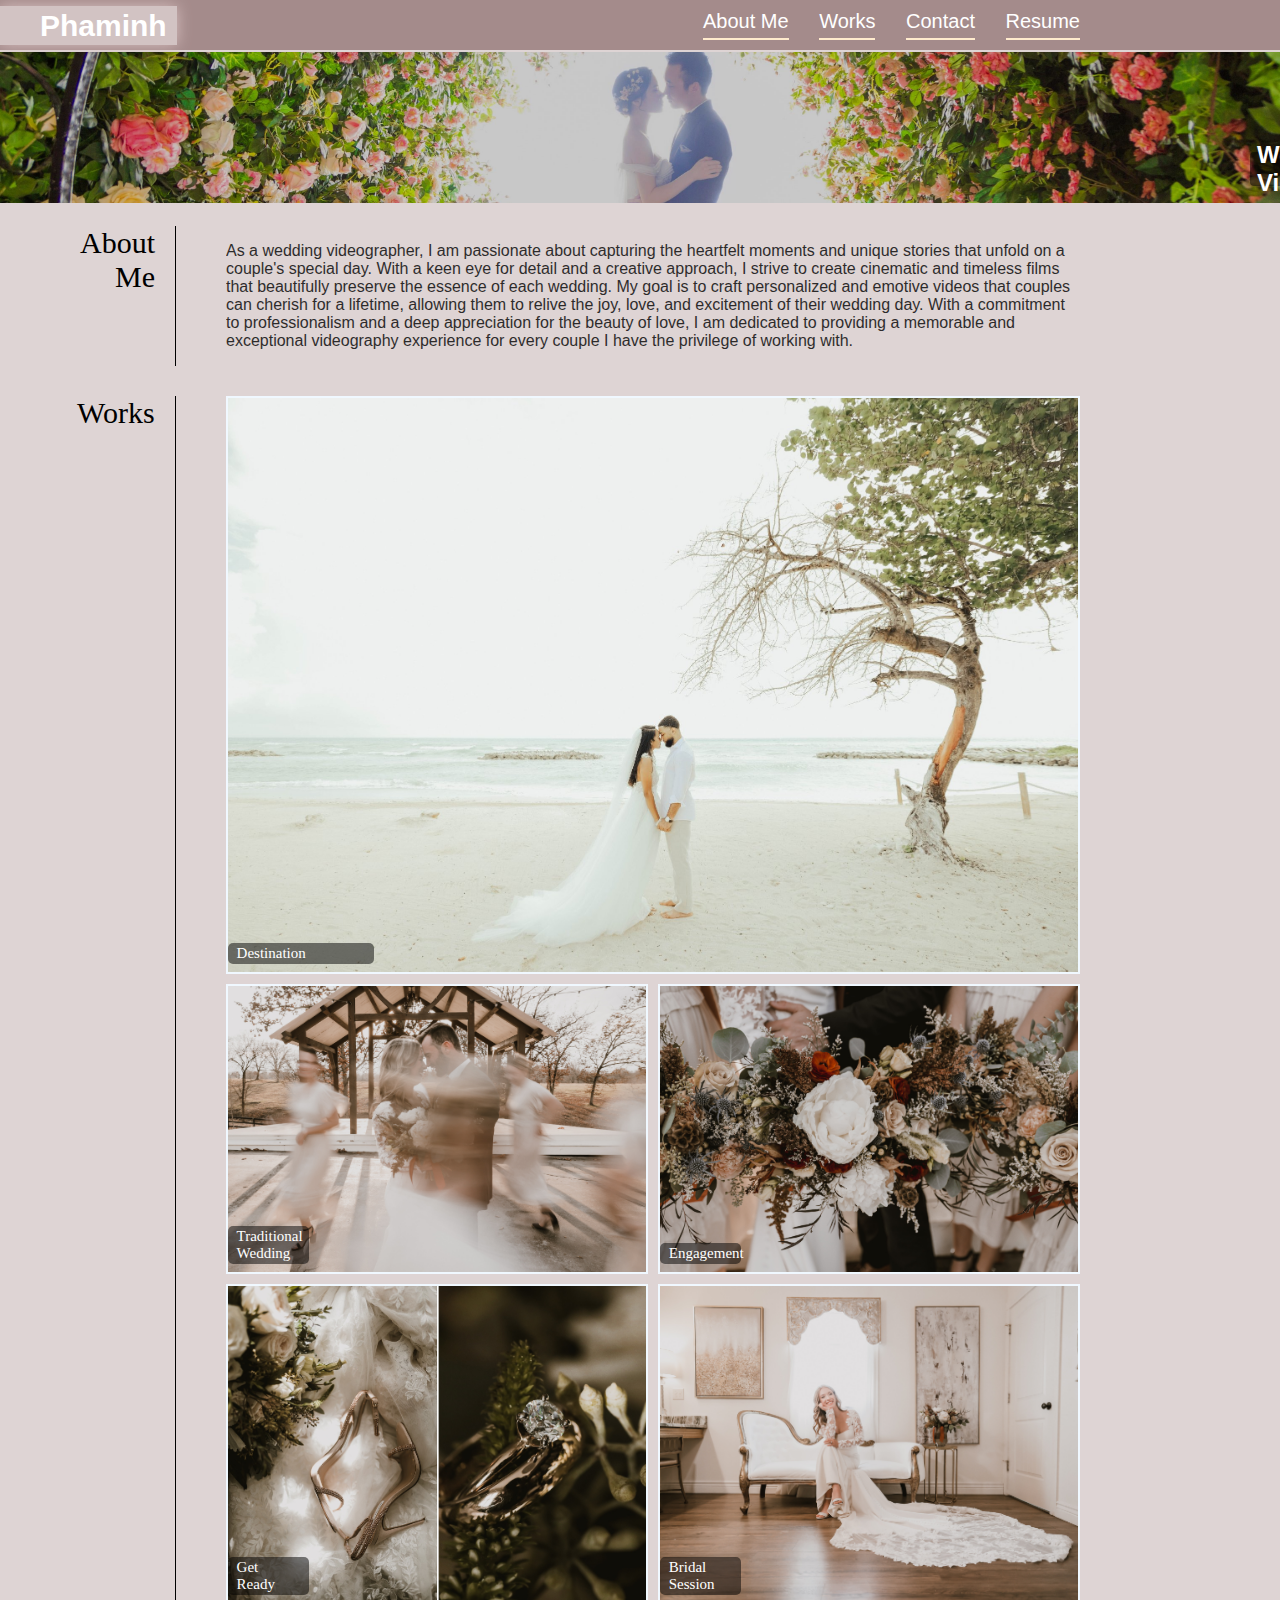
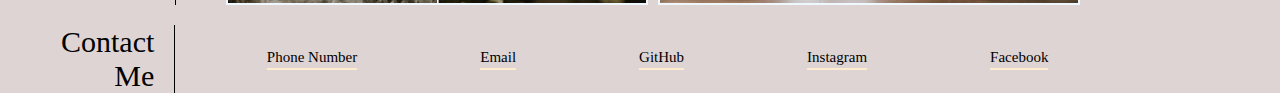
<file: index.html>
<!DOCTYPE html>
<html lang="en-us" dir="ltr">

<head>
    <meta charset="UTF-8" />
    <link rel="stylesheet" href="./assets/css/style.css">
    <title>phaminh website</title>
</head>

<body>
    <header class="header">
        <h1>Phaminh</h1>
        <nav>
            <ul>
                <li>
                    <a href="#about-me">About Me</a>
                </li>
                <li>
                    <a href="#work">Works</a>
                </li>
                <li>
                    <a href="#contact-me">Contact</a>
                </li>
                <li>
                    <a href="#resume">Resume</a>
                </li>
            </ul>
        </nav>
    </header>


    <section class="banner">
        <div class="banner-image"></div>
        <div class="text-overlay">
            <h2>Wedding Videography</h2>
        </div>
    </section>
    

    <article id="about-me" class="about-me">
        <div class="title-container">
            <div>About</div>
            <div>Me</div>
        </div>
        <article class="content">
            <p>As a wedding videographer, I am passionate about capturing the heartfelt moments and unique stories that unfold on a couple's special day. With a keen eye for detail and a creative approach, I strive to create cinematic and timeless films that beautifully preserve the essence of each wedding. My goal is to craft personalized and emotive videos that couples can cherish for a lifetime, allowing them to relive the joy, love, and excitement of their wedding day. With a commitment to professionalism and a deep appreciation for the beauty of love, I am dedicated to providing a memorable and exceptional videography experience for every couple I have the privilege of working with.</p>
        </article>
     </article>

    <article id="work" class="work">
        <div class="body-container">
            <div>Works</div>
        </div>
       
        <div class="image-container">
            <div class="img-overlay" onclick="window.location.href='www.phaminh.com'">
        <img src="./assets/images/body-image5.jpeg" alt="image1" class="top-image">
        <div class="overlay-text">Destination</div>
             </div>
             <div class="img-overlay" onclick="window.location.href='www.phaminh.com'">
        <img src="./assets/images/body-image4.jpeg" alt="image2">
        <div class="overlay-text">Traditional Wedding</div>
             </div>
             <div class="img-overlay" onclick="window.location.href='www.phaminh.com'">
        <img src="./assets/images/body-image2.jpeg" alt="image3">
        <div class="overlay-text">Engagement</div>
            </div>
            <div class="img-overlay" onclick="window.location.href='www.phaminh.com'">
        <img src="./assets/images/body-image3.jpeg" alt="image4">
        <div class="overlay-text">Get Ready</div>
             </div>
             <div class="img-overlay" onclick="window.location.href='www.phaminh.com'">
        <img src="./assets/images/body-image1.jpeg" alt="image5">
        <div class="overlay-text">Bridal Session</div>
             </div>
        </div>
        
    </article>

</body>

<footer id="contact-me" class="footer">
    <div class="footer-bt">
        <div>Contact</div>
        <div>Me</div>
    </div>
    <article class="info">
        <div class="info-item">Phone Number</div>
        <div class="info-item">Email</div>
        <div class="info-item">GitHub</div>
        <div class="info-item">Instagram</div>
        <div class="info-item">Facebook</div>
    </article>
</footer>

</html>
</file>
<file: assets/css/style.css>
body {
    background-color: #ded4d4;
     padding: 0;
     margin: 0;
}

.header {
    display: flex;
    align-items: center;
    justify-content: space-between;
    font-family: 'Trebuchet MS', 'Lucida Sans Unicode', 'Lucida Grande', 'Lucida Sans', Arial, sans-serif;
    width: 100%;
    height: 50px;
    background-color: #a48b8b;
    color: #ffffff;
}

.header h1 {
    width: auto;
    padding: 3px 10px 2px 40px;
    background-color: rgba(255, 252, 252, 0.5);
    font-size: 30px
}

.header h1 {
    color: #ffffff;
    box-shadow: 0px 0px 15px #d7bfbf;
    
}

.header nav {
    left: 760px;
    margin-right: 200px;
    font-family: 'Gill Sans', 'Gill Sans MT', Calibri, 'Trebuchet MS', sans-serif;
    font-size: 20px;
}

.header nav ul {
    list-style-type: none;
}

.header nav ul li {
    display: inline-block;
    flex-direction: row;
    margin-left: 25px;
    /* text-decoration: underline; */
    border-bottom: 2px solid blanchedalmond;
    padding-bottom: 5px;
}


.header-image {
    width: 100%;
    height: auto;
}


a {
    color: #ffffff;
    text-decoration: none;
}

p {
    font-size: 16px;
}

article {
    margin-right: 100px;
    margin-left: 10px;
}

article img {
    margin-right: 30px;
    margin-left: 30px;
}

.banner {
    position: relative;
    align-items: center;
    justify-content: center;
    position: relative;
    padding-top: 1px;
    height: 150px;
    width: 100%;
    margin-bottom: 25px;
}

.banner-image {
    position: absolute;
    margin-top: 2.3px;
    top: 0;
    left: 0;
    width: 100%;
    height: 100%;
    background-image: url("../images/underlogo-banner.jpg");
    background-size: cover;
    background-position: center;
    background-repeat: no-repeat;
}

.text-overlay {
    position: absolute;
    bottom: 15px; 
    left: 1250px;  
    background-color: rgba(0, 0, 0, 0.5); 
    color: #fff; 
    padding: 2px; 
    height: 30px; 
    display: flex;
    align-items: center;
    justify-content: center;
    border-radius: 4px;
    font-family:'Trebuchet MS', 'Lucida Sans Unicode', 'Lucida Grande', 'Lucida Sans', Arial, sans-serif;
}


.text-overlay {
    position: absolute;
    bottom: 15px; 
    left: 1250px; 
    background-color: rgba(0, 0, 0, 0.5); 
    color: #fff; 
    padding: 2px 7px; 
    border-radius: 4px;
    font-family:'Trebuchet MS', 'Lucida Sans Unicode', 'Lucida Grande', 'Lucida Sans', Arial, sans-serif;
}


.img-overlay {
    position: relative;
    grid-column: span 1;
}

.img-overlay:first-child {
    grid-column: span 2;
}


.img-overlay .overlay-text {
    position: absolute;
    font-size: 15px;
    bottom: 10px;
    left: 32px;  
    background-color: rgba(0, 0, 0, 0.5);
    color: #fff;
    padding: 2px 9px;
    border-radius: 5px;
    width: 15%; /* This should align the background color with the image */
}



.banner-image::before {
    content: "";
    position: absolute;
    top: 0;
    left: 0;
    width: 100%;
    height: 100%;
    background: rgba(0, 0, 0, .2); /* Adjust the last value (0.5) to increase or decrease the dimming effect */
}

.about-me {
    display: flex;
    align-items: stretch;
    padding-left: 70px;
    font-size: 30px;
}

.title-container {
    text-orientation: upright;
    margin-right: 20px;
    border-right: 1px solid #000;
    padding-right: 20px;
    text-align: right;
}

.content {
    padding-left: 20px;
    font-family:'Gill Sans', 'Gill Sans MT', Calibri, 'Trebuchet MS', sans-serif;
    font-size: 70px;
    opacity: .8;
}


.work {
    display: flex;
    align-items: stretch;
    padding-top:  30px;
    padding-left: 67px;
    font-size: 30px;
    margin-right: auto;
}

.body-container {
    text-orientation: upright;
    margin-right: 20px;
    border-right: 1px solid #000;
    padding-right: 20px;
    text-align: right;
}

.image-container {
    display: grid;
    grid-template-columns: repeat(2, 2fr);
    gap: 10px;
    margin-right: 30px 0;
    padding-right: 230px;
}

.image-container img {
    width: 100%;
    height: 100%; /* make sure the image covers the whole height of the grid cell */
    object-fit: cover;
    background-color: aliceblue;
    padding: 2px;
    box-sizing: border-box;
}


.image-container img:nth-child(2) {
    width: 100%;
}

.top-image {
    grid-column: span 2;
}

.contact-me {
    display: flex;
    align-items: stretch;
    padding-left: 70px;
    font-size: 30px;
}

.footer-bt {
    text-orientation: upright;
    margin-right: 20px;
    border-right: 1px solid #000;
    padding-right: 20px;
    text-align: right;
}

.footer {
    display: flex;
    align-items: stretch;
    padding-left: 61px;
    padding-right: 20px;
    padding-top: 20px;
    font-size: 30px;

}

.info {
    display: flex;
    width: 100%;
    justify-content: space-around;
    padding-right: 50px;
    font-size: 15px;
}

.info-item {
    align-self: center; /*vertically center the text within its container */
    border-bottom: 2px solid blanchedalmond;
    padding-bottom: 2px;
}

.image-container img:hover {
        cursor: pointer;
        transition: .5s ease;
        box-shadow: 0 0 0 3px #000000;
        transition: .7s ease;
        }
        
/* iPad styles */
@media screen and (max-width: 768px) {
    body {
        font-size: 18px;
        color: #333;
    }
}

/* iPhone styles */
@media screen and (max-width: 375px) {
    body {
        font-size: 14px;
        color: #666;
    }
}
</file>
